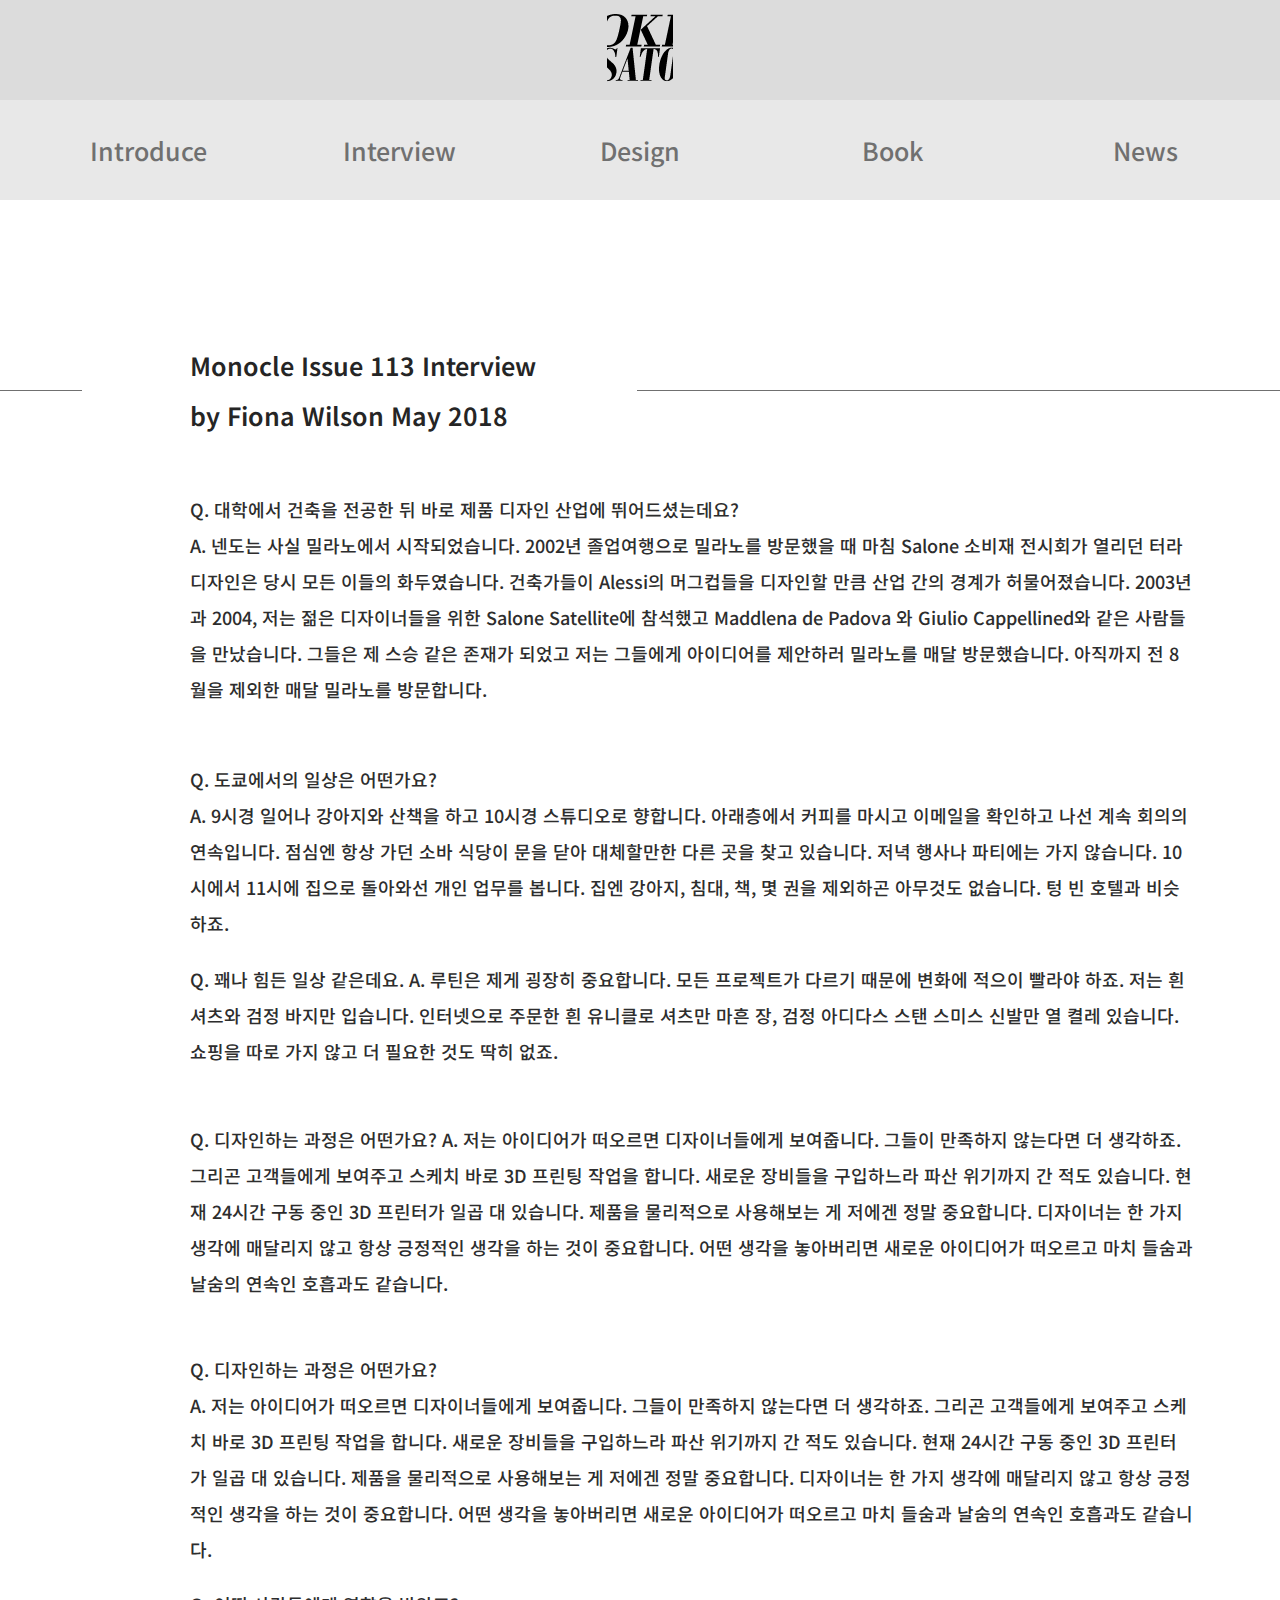
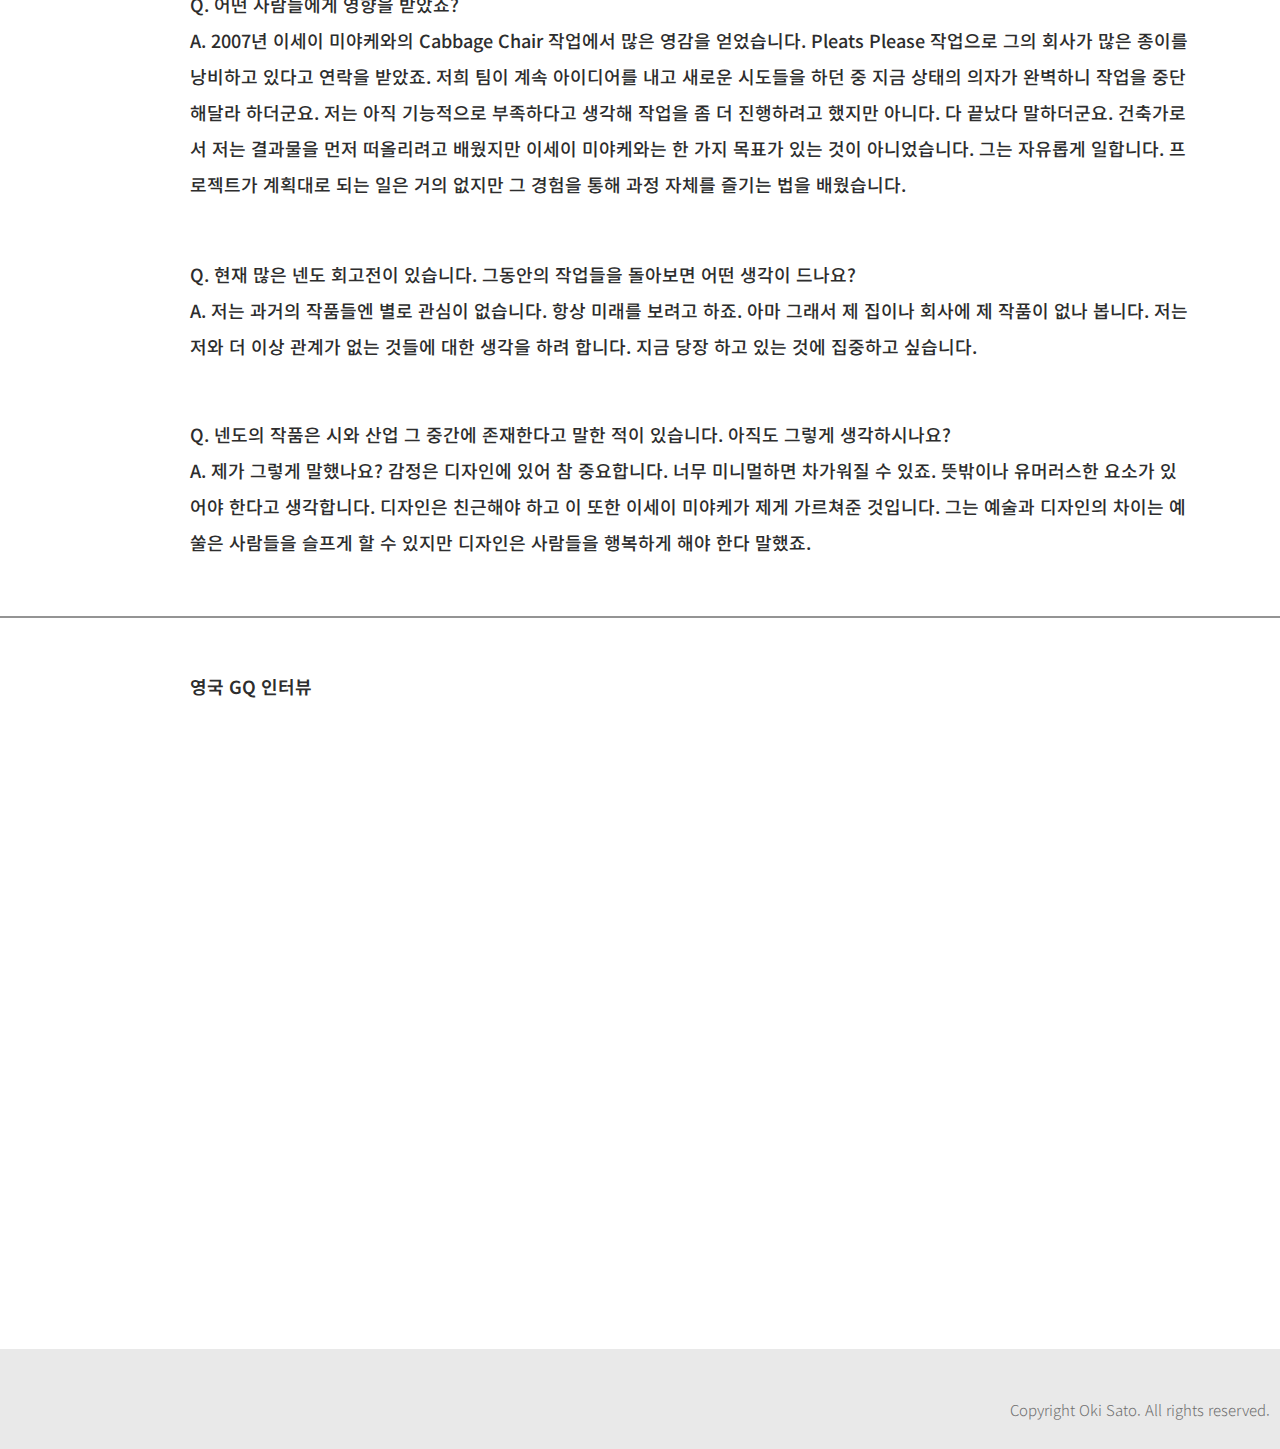
<file: Interview.html>
<!DOCTYPE html>
<html lang="ko">
<head>
    <meta charset="UTF-8">
    <meta name="viewport" content="width=device-width, initial-scale=1.0">
    <title>Oki Sato Interview</title>
    <link rel="stylesheet" href="style3.css">
    <link rel="preconnect" href="https://fonts.googleapis.com">
    <link rel="preconnect" href="https://fonts.gstatic.com" crossorigin>
    <link href="https://fonts.googleapis.com/css2?family=Noto+Sans+KR:wght@100;200;300;400;500;600;700;800;900&display=swap" rel="stylesheet">
    <link rel="shortcut icon" href="icon/favicon.ico" type="image/x-icon">
    <link rel="icon" href="icon/favicon.ico" type="image/x-icon">
</head>
<body>
    <header><a href="index.html"><img src="img/logo.png" alt="사토 오오키 로고"></a></header>
    <nav>
        <ul>
          <li><a href="Introduce.html">Introduce</a></li>
          <li><a href="Interview.html">Interview</a></li>
          <li><a href="design2.html">Design</a></li>
          <li><a href="Book.html">Book</a></li>
          <li><a href="News.html">News</a></li>
        </ul>
      </nav>
      <section>
        <div class="Interview01">Monocle Issue 113 Interview
          <br>by Fiona Wilson May 2018
        </div>
        <div class="interview01"></div>
        <div class="Interview02">
            Q. 대학에서 건축을 전공한 뒤 바로 제품 디자인 산업에 뛰어드셨는데요? <br>

            A. 넨도는 사실 밀라노에서 시작되었습니다. 2002년 졸업여행으로 밀라노를 방문했을 때 마침 Salone 소비재 전시회가 열리던 터라 디자인은 당시 모든 이들의 화두였습니다. 건축가들이 Alessi의 머그컵들을 디자인할 만큼 산업 간의 경계가 허물어졌습니다. 2003년과 2004, 저는 젊은 디자이너들을 위한 Salone Satellite에 참석했고 Maddlena de Padova 와 Giulio Cappellined와 같은 사람들을 만났습니다. 그들은 제 스승 같은 존재가 되었고 저는 그들에게 아이디어를 제안하러 밀라노를 매달 방문했습니다. 아직까지 전 8월을 제외한 매달 밀라노를 방문합니다.
        </div>

        <div class="Interview03">

            Q. 도쿄에서의 일상은 어떤가요? <br>

            A. 9시경 일어나 강아지와 산책을 하고 10시경 스튜디오로 향합니다. 아래층에서 커피를 마시고 이메일을 확인하고 나선 계속 회의의 연속입니다. 점심엔 항상 가던 소바 식당이 문을 닫아 대체할만한 다른 곳을 찾고 있습니다. 저녁 행사나 파티에는 가지 않습니다. 10시에서 11시에 집으로 돌아와선 개인 업무를 봅니다. 집엔 강아지, 침대, 책, 몇 권을 제외하곤 아무것도 없습니다. 텅 빈 호텔과 비슷하죠.
        </div>

        <div class="Interview04">
            Q. 꽤나 힘든 일상 같은데요.

            A. 루틴은 제게 굉장히 중요합니다. 모든 프로젝트가 다르기 때문에 변화에 적으이 빨라야 하죠. 저는 흰 셔츠와 검정 바지만 입습니다. 인터넷으로 주문한 흰 유니클로 셔츠만 마흔 장, 검정 아디다스 스탠 스미스 신발만 열 켤레 있습니다. 쇼핑을 따로 가지 않고 더 필요한 것도 딱히 없죠.
        </div>

        <div class="Interview05">
            Q. 디자인하는 과정은 어떤가요?

            A. 저는 아이디어가 떠오르면 디자이너들에게 보여줍니다. 그들이 만족하지 않는다면 더 생각하죠. 그리곤 고객들에게 보여주고 스케치 바로 3D 프린팅 작업을 합니다. 새로운 장비들을 구입하느라 파산 위기까지 간 적도 있습니다. 현재 24시간 구동 중인 3D 프린터가 일곱 대 있습니다. 제품을 물리적으로 사용해보는 게 저에겐 정말 중요합니다. 디자이너는 한 가지 생각에 매달리지 않고 항상 긍정적인 생각을 하는 것이 중요합니다. 어떤 생각을 놓아버리면 새로운 아이디어가 떠오르고 마치 들숨과 날숨의 연속인 호흡과도 같습니다.
        </div>

        <div class="Interview06">
            
            Q. 디자인하는 과정은 어떤가요? <br>

            A. 저는 아이디어가 떠오르면 디자이너들에게 보여줍니다. 그들이 만족하지 않는다면 더 생각하죠. 그리곤 고객들에게 보여주고 스케치 바로 3D 프린팅 작업을 합니다. 새로운 장비들을 구입하느라 파산 위기까지 간 적도 있습니다. 현재 24시간 구동 중인 3D 프린터가 일곱 대 있습니다. 제품을 물리적으로 사용해보는 게 저에겐 정말 중요합니다. 디자이너는 한 가지 생각에 매달리지 않고 항상 긍정적인 생각을 하는 것이 중요합니다. 어떤 생각을 놓아버리면 새로운 아이디어가 떠오르고 마치 들숨과 날숨의 연속인 호흡과도 같습니다.
        </div>

        <div class="Interview07">

            Q. 어떤 사람들에게 영향을 받았죠? <br>

            A. 2007년 이세이 미야케와의 Cabbage Chair 작업에서 많은 영감을 얻었습니다. Pleats Please 작업으로 그의 회사가 많은 종이를 낭비하고 있다고 연락을 받았죠. 저희 팀이 계속 아이디어를 내고 새로운 시도들을 하던 중 지금 상태의 의자가 완벽하니 작업을 중단해달라 하더군요. 저는 아직 기능적으로 부족하다고 생각해 작업을 좀 더 진행하려고 했지만 아니다. 다 끝났다 말하더군요. 건축가로서 저는 결과물을 먼저 떠올리려고 배웠지만 이세이 미야케와는 한 가지 목표가 있는 것이 아니었습니다. 그는 자유롭게 일합니다. 프로젝트가 계획대로 되는 일은 거의 없지만 그 경험을 통해 과정 자체를 즐기는 법을 배웠습니다.
        </div>

        <div class="Interview08">
            Q. 현재 많은 넨도 회고전이 있습니다. 그동안의 작업들을 돌아보면 어떤 생각이 드나요? <br>
            A. 저는 과거의 작품들엔 별로 관심이 없습니다. 항상 미래를 보려고 하죠. 아마 그래서 제 집이나 회사에 제 작품이 없나 봅니다. 저는 저와 더 이상 관계가 없는 것들에 대한 생각을 하려 합니다. 지금 당장 하고 있는 것에 집중하고 싶습니다.
        </div>

        <div class="Interview09">
            Q. 넨도의 작품은 시와 산업 그 중간에 존재한다고 말한 적이 있습니다. 아직도 그렇게 생각하시나요? <br>

            A. 제가 그렇게 말했나요? 감정은 디자인에 있어 참 중요합니다. 너무 미니멀하면 차가워질 수 있죠. 뜻밖이나 유머러스한 요소가 있어야 한다고 생각합니다. 디자인은 친근해야 하고 이 또한 이세이 미야케가 제게 가르쳐준 것입니다. 그는 예술과 디자인의 차이는 예쑬은 사람들을 슬프게 할 수 있지만 디자인은 사람들을 행복하게 해야 한다 말했죠.
        </div>
        <div class="Interview10">
            <hr style="border: solid 1px #949494;">
        </div>
        <div class="Interview11">영국 GQ 인터뷰</div>
        <div class="Interview12">
            <iframe width="875" height="491" src="https://www.youtube.com/embed/c3TPbj2_Xjg?si=3GWIEtYK9dCWsyM6" title="YouTube video player" frameborder="0" allow="accelerometer; autoplay; clipboard-write; encrypted-media; gyroscope; picture-in-picture; web-share" allowfullscreen></iframe>
        </div>

      </section>
      <footer></footer>
      <div class="Copyright">Copyright Oki Sato. All rights reserved.</div>
    
</body>
</html>
</file>
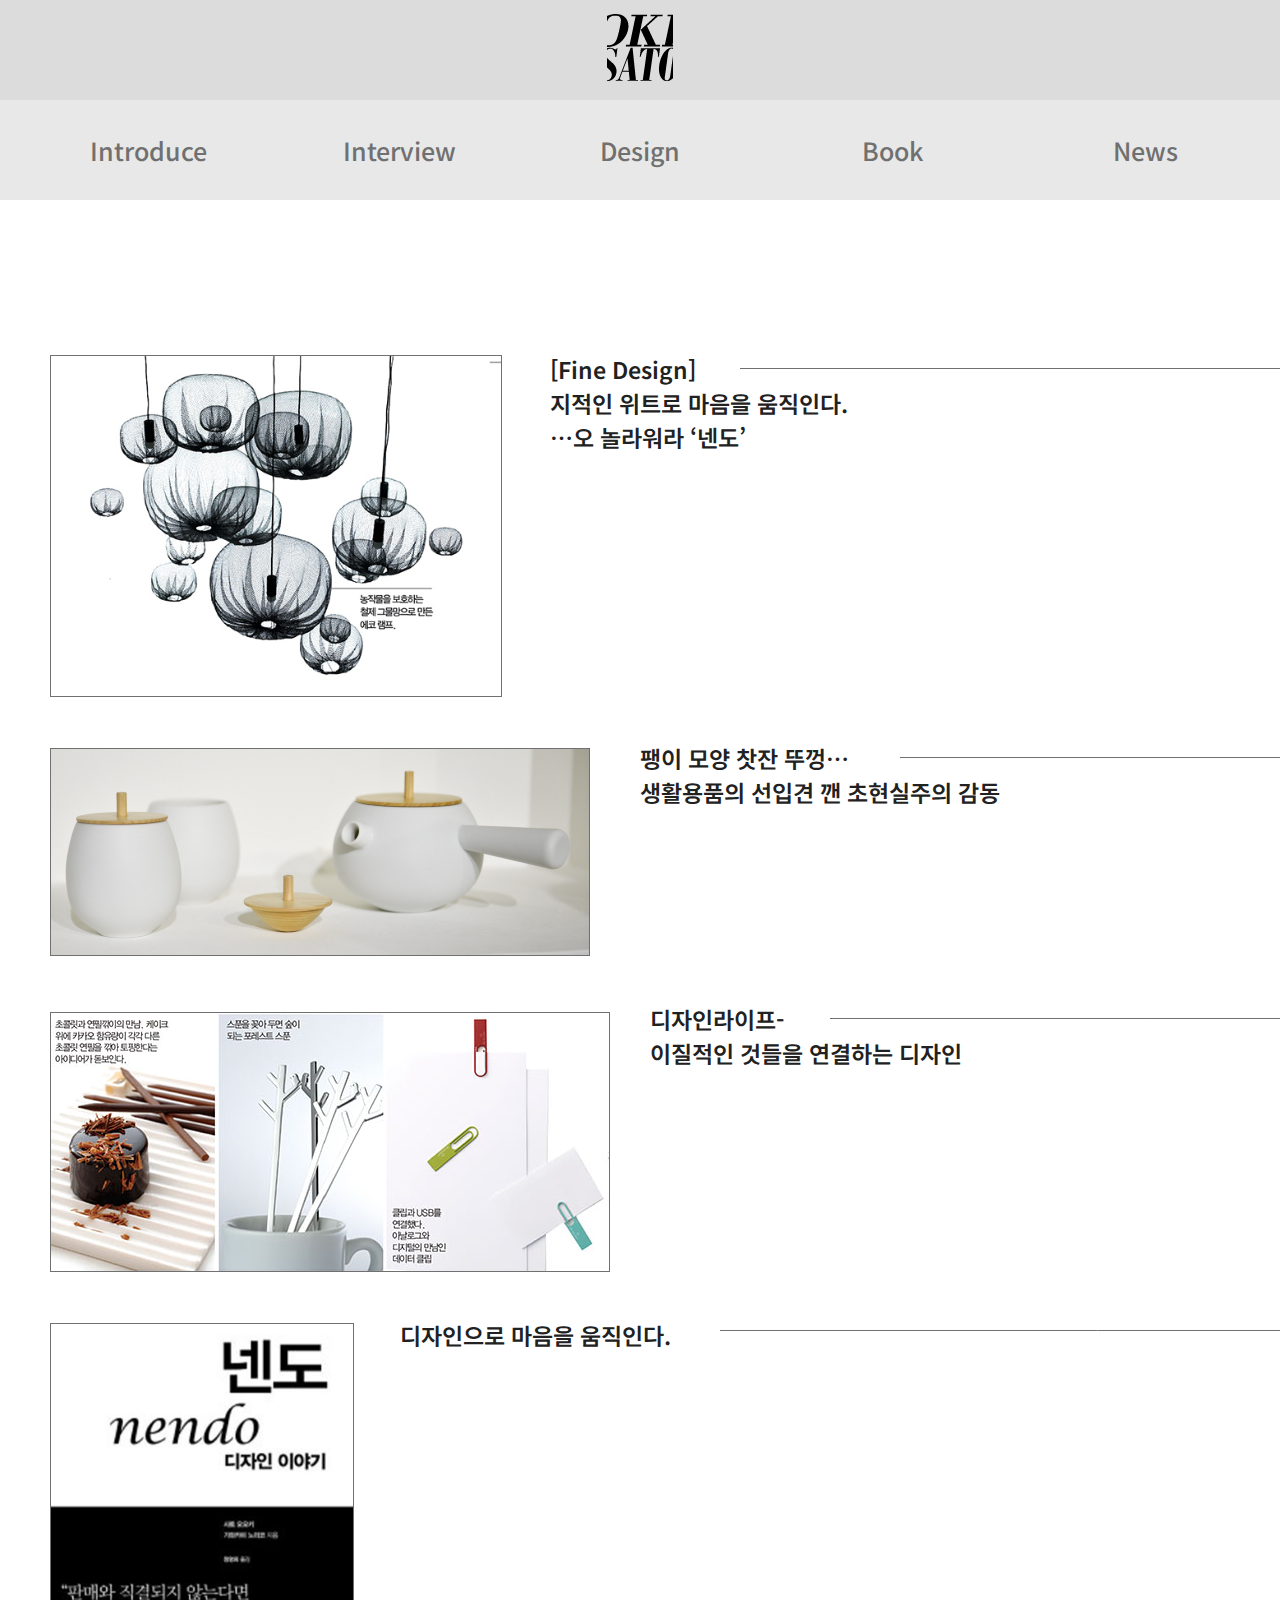
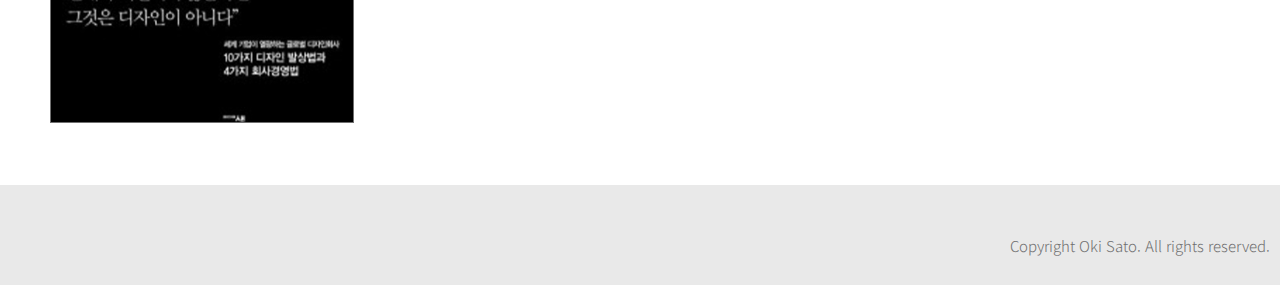
<file: News.html>
<!DOCTYPE html>
<html lang="ko">
<head>
    <meta charset="UTF-8">
    <meta name="viewport" content="width=device-width, initial-scale=1.0">
    <title>Oki Sato News</title>
    <link rel="stylesheet" href="style6.css">
    <link rel="preconnect" href="https://fonts.googleapis.com">
    <link rel="preconnect" href="https://fonts.gstatic.com" crossorigin>
    <link href="https://fonts.googleapis.com/css2?family=Noto+Sans+KR:wght@100;200;300;400;500;600;700;800;900&display=swap" rel="stylesheet">
    <link rel="shortcut icon" href="icon/favicon.ico" type="image/x-icon">
    <link rel="icon" href="icon/favicon.ico" type="image/x-icon">
</head>
<body>
    <header><a href="index.html"><img src="img/logo.png" alt="사토 오오키 로고"></a></header>
    <nav>

        <ul>
          <li><a href="Introduce.html">Introduce</a></li>
          <li><a href="Interview.html">Interview</a></li>
          <li><a href="design2.html">Design</a></li>
          <li><a href="Book.html">Book</a></li>
          <li><a href="News.html">News</a></li>
        </ul>
    </nav>

    <section>
       <div class="News01">
        <a href="https://www.mk.co.kr/news/culture/6250774"><img src="img/News01.png" alt=""></a>
       </div>
       <div class="news01">
        [Fine Design] <br>
        지적인 위트로 마음을 움직인다. <br>
        …오 놀라워라 ‘넨도’
       </div>
       <div class="line01"><img src="img/line01.png" alt=""></div>

       <div class="News02">
        <a href="https://www.munhwa.com/news/view.html?no=2022041501031512000001"><img src="img/News02.png" alt=""></a>
       </div>
       <div class="news02">
        팽이 모양 찻잔 뚜껑… <br>
        생활용품의 선입견 깬 초현실주의 감동
       </div>
       <div class="line02"><img src="img/line02.png" alt=""></div>

       <div class="News03">
        <a href="https://www.mk.co.kr/news/culture/8353943"><img src="img/News03.png" alt=""></a>
       </div>
       <div class="news03">
        디자인라이프- <br>
        이질적인 것들을 연결하는 디자인
       </div>
       <div class="line03"><img src="img/line03.png" alt=""></div>

       <div class="News04">
        <a href="https://www.ccdailynews.com/news/articleView.html?idxno=715722"><img src="img/News04.png" alt=""></a>
       </div>
       <div class="news04">디자인으로 마음을 움직인다.</div>
       <div class="line04"><img src="img/line04.png" alt=""></div>
    
    </section>
    <footer></footer>
    <div class="Copyright">Copyright Oki Sato. All rights reserved.</div>    
</body>
</html>
</file>
<file: style3.css>
*{
    margin: 0;
    padding: 0;
    text-decoration: none;
    list-style-type: none;
}

a:link{color: #707070;}
a:visited{color: #707070;}
a:hover{color: #0900ff;}
a:active{color: #707070;}

header{
    height: 100px;
    display: flex;
    justify-content: center;
    align-items: center;
    background-color: #dcdcdc;
}
nav{
    background-color: #e8e8e8;
    height: 100px;
    display: flex;
    justify-content: center;
    align-items: center;
}
nav ul{
    width: 1100px;
    display: flex;
    justify-content: space-between;
}
nav ul li{}

nav ul li a{
    display: block;
    width: 90px;
    text-align: center;
    font-family: 'Noto Sans KR', sans-serif;
    font-weight: 500;
    font-size:25px;
}
.Interview01{
    margin: 0;
    font-size: 25px;
    font-family:'Noto Sans KR', sans-serif;
    font-weight: 600;
    text-align: left;
    line-height: 2em;
    color: #252525;
    margin-left: 190px;
    margin-top: 140px;
}
.interview01{
    height: 1px;
    width: 1920;
    background-image: url(img/Interview02.png);
    background-position: center;
    background-repeat: no-repeat;
    margin-top: -50px;
    margin-left: -90px;
}

.Interview02{
    margin: 0;
    font-size: 18px;
    font-family:'Noto Sans KR', sans-serif;
    font-weight: 500;
    text-align: left;
    line-height: 2em;
    color: #2d2d2d;
    width: 1003px;
    height: 220px;
    margin-left: 190px;
    margin-top: 100px;
}
.Interview03{
    margin: 0;
    font-size: 18px;
    font-family:'Noto Sans KR', sans-serif;
    font-weight: 500;
    text-align: left;
    line-height: 2em;
    color: #2d2d2d;
    width: 1003px;
    height: 150px;
    margin-left: 190px;
    margin-top: 50px;
}
.Interview04{
    margin: 0;
    font-size: 18px;
    font-family:'Noto Sans KR', sans-serif;
    font-weight: 500;
    text-align: left;
    line-height: 2em;
    color: #2d2d2d;
    width: 1003px;
    height: 110px;
    margin-left: 190px;
    margin-top: 50px;
}
.Interview05{
    margin: 0;
    font-size: 18px;
    font-family:'Noto Sans KR', sans-serif;
    font-weight: 500;
    text-align: left;
    line-height: 2em;
    color: #2d2d2d;
    width: 1003px;
    height: 180px;
    margin-left: 190px;
    margin-top: 50px;
}
.Interview06{
    margin: 0;
    font-size: 18px;
    font-family:'Noto Sans KR', sans-serif;
    font-weight: 500;
    text-align: left;
    line-height: 2em;
    color: #2d2d2d;
    width: 1003px;
    height: 185px;
    margin-left: 190px;
    margin-top: 50px;
}
.Interview07{
    margin: 0;
    font-size: 18px;
    font-family:'Noto Sans KR', sans-serif;
    font-weight: 500;
    text-align: left;
    line-height: 2em;
    color: #2d2d2d;
    width: 1003px;
    height: 220px;
    margin-left: 190px;
    margin-top: 50px;
}
.Interview08{
    margin: 0;
    font-size: 18px;
    font-family:'Noto Sans KR', sans-serif;
    font-weight: 500;
    text-align: left;
    line-height: 2em;
    color: #2d2d2d;
    width: 1003px;
    height: 110px;
    margin-left: 190px;
    margin-top: 50px;
}
.Interview09{
    margin: 0;
    font-size: 18px;
    font-family:'Noto Sans KR', sans-serif;
    font-weight: 500;
    text-align: left;
    line-height: 2em;
    color: #2d2d2d;
    width: 1003px;
    height: 150px;
    margin-left: 190px;
    margin-top: 50px;
}
.Interview10{margin-top: 50px;}

.Interview11{
    margin: 0;
    font-size: 18px;
    font-family:'Noto Sans KR', sans-serif;
    font-weight: 600;
    text-align: left;
    line-height: 2em;
    color: #2d2d2d;
    margin-left: 190px;
    margin-top: 50px;
}

.Interview12{
    height: 495px;
    width: 100%;
    background-position: center;
    background-repeat: no-repeat;
    margin-top: 50px;
}
.Interview12 iframe{
    display: block;
    margin: 0 auto;
}
footer{
    height: 100px;
    background-color: #E9E9E9;
    margin-top: 100px;

}
.Copyright{
    font-size: 15px;
    font-family:  'Noto Sans KR', sans-serif;
    font-weight: 300;
    text-align: left;
    color: #707070;
    margin-left: 1010px;
    margin-top: -50px;
}
</file>
<file: style6.css>
*{
    margin: 0;
    padding: 0;
    text-decoration: none;
    list-style-type: none;
}

a:link{color: #707070;}
a:visited{color: #707070;}
a:hover{color: #0900ff;}
a:active{color: #707070;}

header{
    height: 100px;
    display: flex;
    justify-content: center;
    align-items: center;
    background-color: #dcdcdc;
}
nav{
    background-color: #e8e8e8;
    height: 100px;
    display: flex;
    justify-content: center;
    align-items: center;
}
nav ul{
    width: 1100px;
    display: flex;
    justify-content: space-between;
}
nav ul li{}

nav ul li a{
    display: block;
    width: 90px;
    text-align: center;
    font-family: 'Noto Sans KR', sans-serif;
    font-weight: 500;
    font-size:25px;
}
section{
    margin-left: 50px;
}
.News01{
    height: 342px;
    width: 100%;
    margin-top: 155px;
}

.news01{
    margin: 0;
    font-size: 23px;
    font-family:'Noto Sans KR', sans-serif;
    font-weight: 600;
    text-align: left;
    color: #212121;
    margin-top: -345px;
    margin-left: 500px;
}
.line01{
    margin-top: -99px;
    margin-left: 690px;
}
.News02{
    height: 208px;
    width: 100%;
    margin-top: 375px;
}
.news02{
    margin: 0;
    font-size: 23px;
    font-family:'Noto Sans KR', sans-serif;
    font-weight: 600;
    text-align: left;
    color: #212121;
    margin-top: -215px;
    margin-left: 590px;
}
.line02{
    margin-top: -65px;
    margin-left: 850px;
}
.News03{
    height: 260px;
    width: 100%;
    margin-top: 250px;
}
.news03{
    margin: 0;
    font-size: 23px;
    font-family:'Noto Sans KR', sans-serif;
    font-weight: 600;
    text-align: left;
    color: #212121;
    margin-top: -270px;
    margin-left: 600px;
}
.line03{
    margin-top: -65px;
    margin-left: 780px;
}

.News04{
    height: 400px;
    width: 100%;
    margin-top: 300px;
}
.news04{
    margin: 0;
    font-size: 23px;
    font-family:'Noto Sans KR', sans-serif;
    font-weight: 600;
    text-align: left;
    color: #212121;
    margin-top: -405px;
    margin-left: 350px;
}
.line04{
    margin-top: -35px;
    margin-left: 670px;
}
footer{
    height: 100px;
    background-color: #E9E9E9;
    margin-top: 450px;
    
}
.Copyright{
    font-size: 15px;
    font-family:  'Noto Sans KR', sans-serif;
    font-weight: 300;
    text-align: left;
    color: #707070;
    margin-left: 1010px;
    margin-top: -50px;
}
</file>
